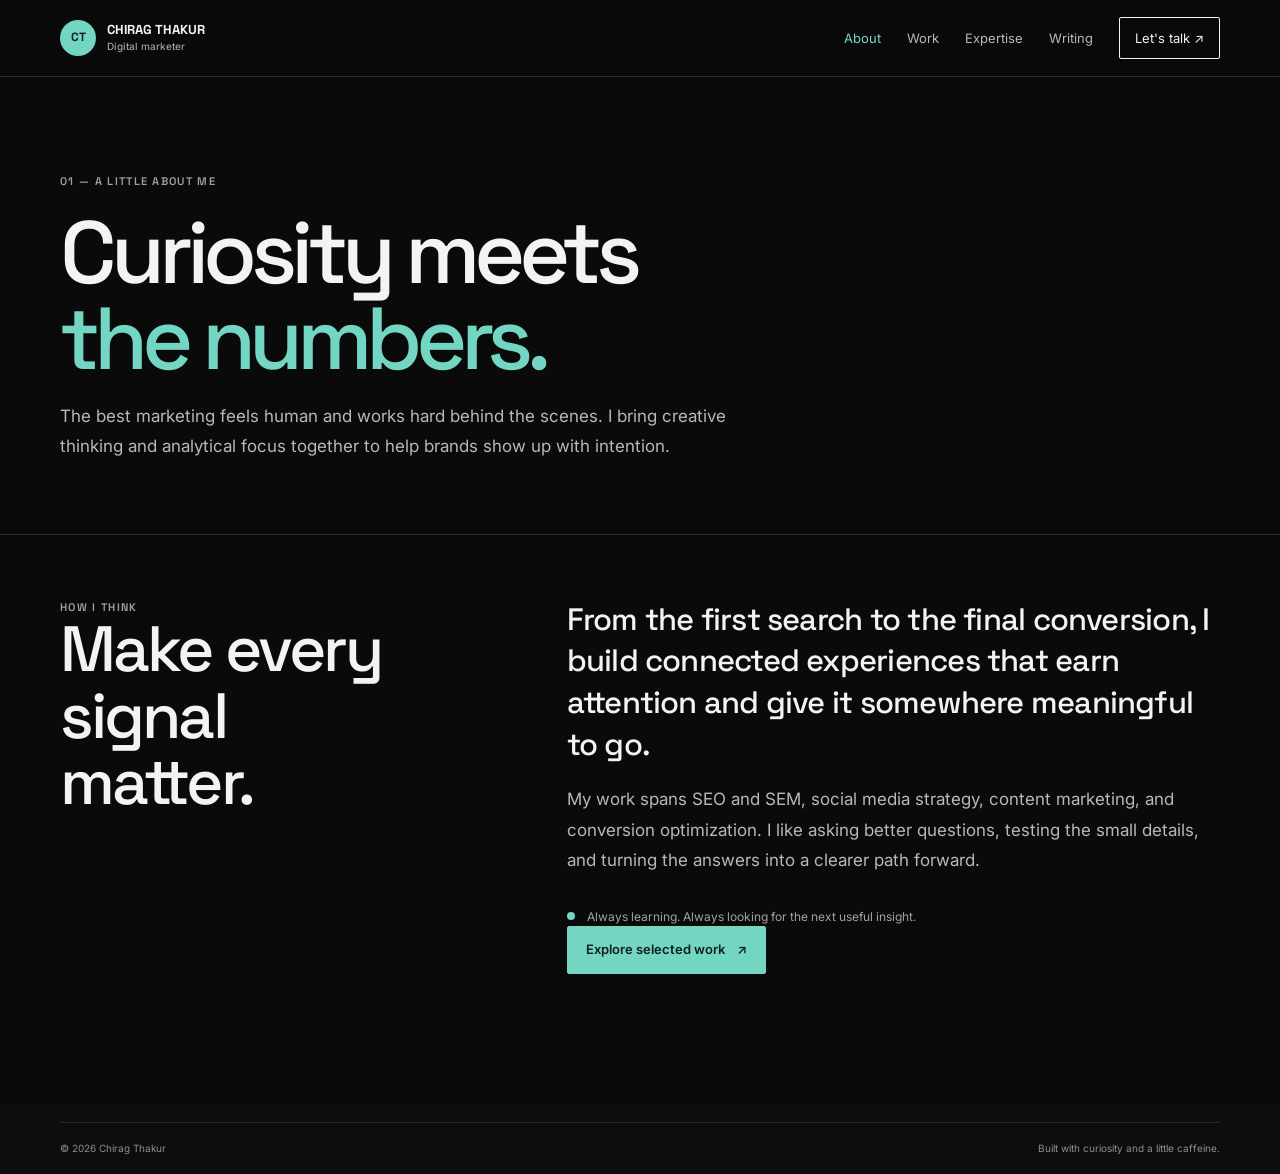
<file: about.html>
<!doctype html>
<html lang="en">
  <head>
    <meta charset="utf-8">
    <meta name="viewport" content="width=device-width, initial-scale=1">
    <meta name="theme-color" content="#0a0a0a">
    <meta name="description" content="Learn about Chirag Thakur, an independent digital marketer who pairs creative storytelling with data.">
    <title>About — Chirag Thakur</title>
    <link rel="preconnect" href="https://fonts.googleapis.com">
    <link rel="preconnect" href="https://fonts.gstatic.com" crossorigin>
    <link href="https://fonts.googleapis.com/css2?family=Inter:wght@400;500;600;700&family=Space+Grotesk:wght@400;500;600;700&display=swap" rel="stylesheet">
    <link rel="stylesheet" href="styles.css">
  </head>
  <body>
    <header class="site-header">
      <div class="wrap header-inner">
        <a class="brand" href="index.html" aria-label="Chirag Thakur, home"><span class="brand-mark">CT</span><span class="brand-name">CHIRAG THAKUR<small>Digital marketer</small></span></a>
        <nav class="nav" aria-label="Main navigation">
          <a href="about.html" aria-current="page">About</a><a href="work.html">Work</a><a href="expertise.html">Expertise</a><a href="writing.html">Writing</a><a class="nav-contact" href="index.html#contact">Let's talk <span aria-hidden="true">↗</span></a>
        </nav>
      </div>
    </header>
    <main>
      <section class="wrap page-hero" aria-labelledby="page-title">
        <p class="eyebrow">01 — A little about me</p>
        <h1 id="page-title">Curiosity meets<br><em>the numbers.</em></h1>
        <p class="page-intro">The best marketing feels human and works hard behind the scenes. I bring creative thinking and analytical focus together to help brands show up with intention.</p>
      </section>
      <section class="section">
        <div class="wrap about-grid">
          <div><p class="eyebrow">How I think</p><h2>Make every<br>signal matter.</h2></div>
          <div class="about-copy">
            <p>From the first search to the final conversion, I build connected experiences that earn attention and give it somewhere meaningful to go.</p>
            <p>My work spans SEO and SEM, social media strategy, content marketing, and conversion optimization. I like asking better questions, testing the small details, and turning the answers into a clearer path forward.</p>
            <div class="about-note"><i aria-hidden="true"></i> Always learning. Always looking for the next useful insight.</div>
            <p><a class="button button-primary" href="work.html">Explore selected work <span aria-hidden="true">↗</span></a></p>
          </div>
        </div>
      </section>
    </main>
    <footer class="site-footer"><div class="wrap footer-inner"><p>© 2026 Chirag Thakur</p><p>Built with curiosity and a little caffeine.</p></div></footer>
  </body>
</html>
</file>
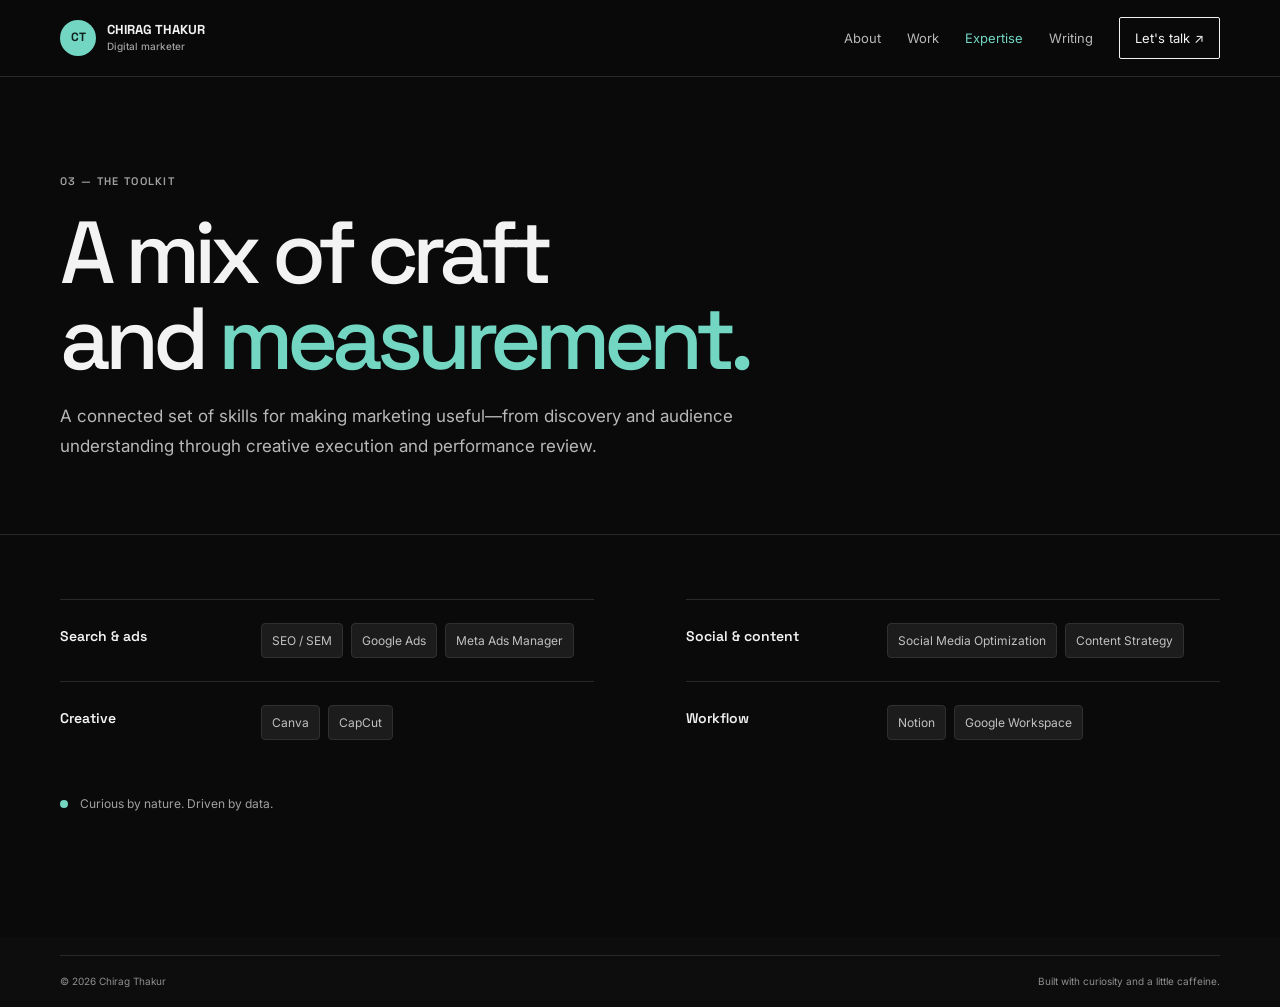
<file: expertise.html>
<!doctype html>
<html lang="en">
  <head>
    <meta charset="utf-8">
    <meta name="viewport" content="width=device-width, initial-scale=1">
    <meta name="theme-color" content="#0a0a0a">
    <meta name="description" content="Digital marketing expertise across search, paid media, social, content, creative, and analytics.">
    <title>Expertise — Chirag Thakur</title>
    <link rel="preconnect" href="https://fonts.googleapis.com">
    <link rel="preconnect" href="https://fonts.gstatic.com" crossorigin>
    <link href="https://fonts.googleapis.com/css2?family=Inter:wght@400;500;600;700&family=Space+Grotesk:wght@400;500;600;700&display=swap" rel="stylesheet">
    <link rel="stylesheet" href="styles.css">
  </head>
  <body>
    <header class="site-header">
      <div class="wrap header-inner">
        <a class="brand" href="index.html" aria-label="Chirag Thakur, home"><span class="brand-mark">CT</span><span class="brand-name">CHIRAG THAKUR<small>Digital marketer</small></span></a>
        <nav class="nav" aria-label="Main navigation">
          <a href="about.html">About</a><a href="work.html">Work</a><a href="expertise.html" aria-current="page">Expertise</a><a href="writing.html">Writing</a><a class="nav-contact" href="index.html#contact">Let's talk <span aria-hidden="true">↗</span></a>
        </nav>
      </div>
    </header>
    <main>
      <section class="wrap page-hero" aria-labelledby="page-title">
        <p class="eyebrow">03 — The toolkit</p>
        <h1 id="page-title">A mix of craft<br>and <em>measurement.</em></h1>
        <p class="page-intro">A connected set of skills for making marketing useful—from discovery and audience understanding through creative execution and performance review.</p>
      </section>
      <section class="section">
        <div class="wrap">
          <div class="skills-grid">
            <div class="skill-group"><h3>Search &amp; ads</h3><div class="skill-tags"><span>SEO / SEM</span><span>Google Ads</span><span>Meta Ads Manager</span></div></div>
            <div class="skill-group"><h3>Social &amp; content</h3><div class="skill-tags"><span>Social Media Optimization</span><span>Content Strategy</span></div></div>
            <div class="skill-group"><h3>Creative</h3><div class="skill-tags"><span>Canva</span><span>CapCut</span></div></div>
            <div class="skill-group"><h3>Workflow</h3><div class="skill-tags"><span>Notion</span><span>Google Workspace</span></div></div>
          </div>
          <p class="about-note"><i aria-hidden="true"></i> Curious by nature. Driven by data.</p>
        </div>
      </section>
    </main>
    <footer class="site-footer"><div class="wrap footer-inner"><p>© 2026 Chirag Thakur</p><p>Built with curiosity and a little caffeine.</p></div></footer>
  </body>
</html>
</file>
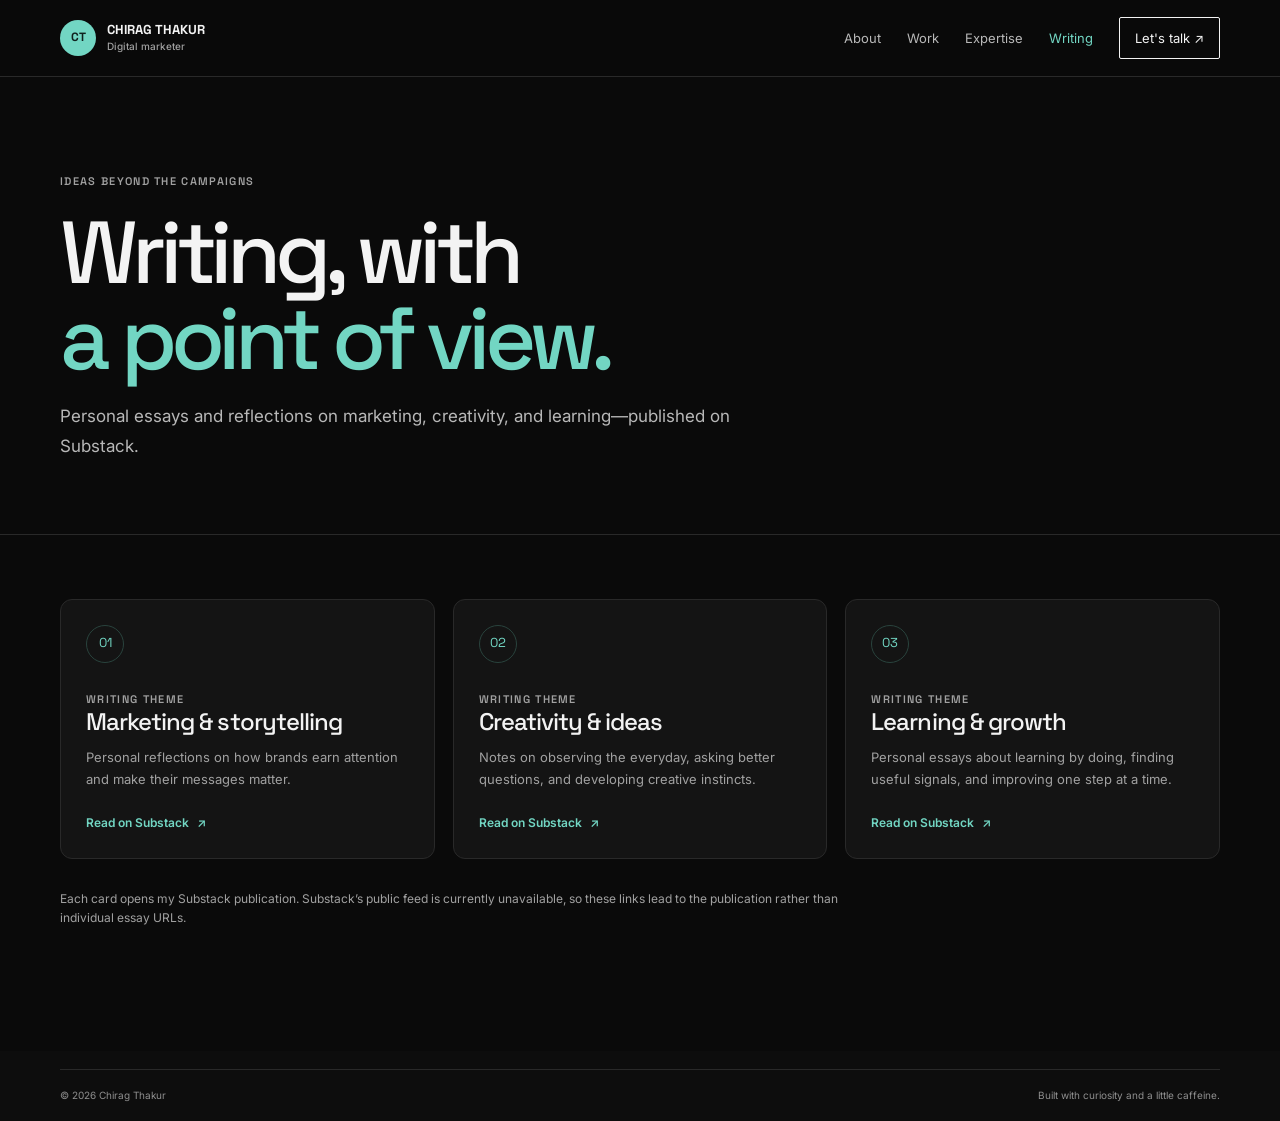
<file: writing.html>
<!doctype html>
<html lang="en">
  <head>
    <meta charset="utf-8">
    <meta name="viewport" content="width=device-width, initial-scale=1">
    <meta name="theme-color" content="#0a0a0a">
    <meta name="description" content="Personal essays and writing by Chirag Thakur on marketing, creativity, and learning.">
    <title>Writing — Chirag Thakur</title>
    <link rel="preconnect" href="https://fonts.googleapis.com">
    <link rel="preconnect" href="https://fonts.gstatic.com" crossorigin>
    <link href="https://fonts.googleapis.com/css2?family=Inter:wght@400;500;600;700&family=Space+Grotesk:wght@400;500;600;700&display=swap" rel="stylesheet">
    <link rel="stylesheet" href="styles.css">
  </head>
  <body>
    <header class="site-header">
      <div class="wrap header-inner">
        <a class="brand" href="index.html" aria-label="Chirag Thakur, home"><span class="brand-mark">CT</span><span class="brand-name">CHIRAG THAKUR<small>Digital marketer</small></span></a>
        <nav class="nav" aria-label="Main navigation">
          <a href="about.html">About</a><a href="work.html">Work</a><a href="expertise.html">Expertise</a><a href="writing.html" aria-current="page">Writing</a><a class="nav-contact" href="index.html#contact">Let's talk <span aria-hidden="true">↗</span></a>
        </nav>
      </div>
    </header>
    <main>
      <section class="wrap page-hero" aria-labelledby="page-title">
        <p class="eyebrow">Ideas beyond the campaigns</p>
        <h1 id="page-title">Writing, with<br><em>a point of view.</em></h1>
        <p class="page-intro">Personal essays and reflections on marketing, creativity, and learning—published on Substack.</p>
      </section>
      <section class="section">
        <div class="wrap">
          <div class="writing-grid">
            <a class="writing-card" href="https://bychiragthakur.substack.com" target="_blank" rel="noreferrer" aria-label="Explore marketing and storytelling writing on Substack">
              <span class="writing-mark" aria-hidden="true">01</span>
              <p class="eyebrow">Writing theme</p>
              <h3>Marketing &amp; storytelling</h3>
              <p class="publication-note">Personal reflections on how brands earn attention and make their messages matter.</p>
              <span class="card-cta">Read on Substack <span aria-hidden="true">↗</span></span>
            </a>
            <a class="writing-card" href="https://bychiragthakur.substack.com" target="_blank" rel="noreferrer" aria-label="Explore creativity and ideas writing on Substack">
              <span class="writing-mark" aria-hidden="true">02</span>
              <p class="eyebrow">Writing theme</p>
              <h3>Creativity &amp; ideas</h3>
              <p class="publication-note">Notes on observing the everyday, asking better questions, and developing creative instincts.</p>
              <span class="card-cta">Read on Substack <span aria-hidden="true">↗</span></span>
            </a>
            <a class="writing-card" href="https://bychiragthakur.substack.com" target="_blank" rel="noreferrer" aria-label="Explore learning and growth writing on Substack">
              <span class="writing-mark" aria-hidden="true">03</span>
              <p class="eyebrow">Writing theme</p>
              <h3>Learning &amp; growth</h3>
              <p class="publication-note">Personal essays about learning by doing, finding useful signals, and improving one step at a time.</p>
              <span class="card-cta">Read on Substack <span aria-hidden="true">↗</span></span>
            </a>
          </div>
          <p class="writing-note">Each card opens my Substack publication. Substack’s public feed is currently unavailable, so these links lead to the publication rather than individual essay URLs.</p>
        </div>
      </section>
    </main>
    <footer class="site-footer"><div class="wrap footer-inner"><p>© 2026 Chirag Thakur</p><p>Built with curiosity and a little caffeine.</p></div></footer>
  </body>
</html>
</file>
<file: styles.css>
:root {
  color-scheme: dark;
  --paper: #0a0a0a;
  --ink: #f3f3f3;
  --muted: #a1a1a1;
  --line: #292929;
  --accent: #72d6c3;
  --accent-soft: #a3e6d8;
  --white: #141414;
  --display: "Space Grotesk", sans-serif;
  --body: "Inter", sans-serif;
}

* { box-sizing: border-box; }
html { scroll-behavior: smooth; scroll-padding-top: 92px; }
body { margin: 0; background: var(--paper); color: var(--ink); font-family: var(--body); font-size: 16px; line-height: 1.6; }
a { color: inherit; text-decoration: none; }
a:focus-visible { outline: 2px solid var(--accent); outline-offset: 5px; }
img { display: block; width: 100%; }
.wrap { width: min(1160px, calc(100% - 64px)); margin-inline: auto; }
.eyebrow { margin: 0; color: var(--muted); font-family: var(--display); font-size: 11px; font-weight: 600; letter-spacing: .12em; text-transform: uppercase; }
.section { padding-block: 112px; border-top: 1px solid var(--line); }
.section-heading { display: flex; align-items: end; justify-content: space-between; gap: 24px; margin-bottom: 42px; }
h2, h3, p { margin-top: 0; }
h2 { margin-bottom: 0; font-family: var(--display); font-size: clamp(38px, 5.5vw, 64px); font-weight: 500; line-height: 1.04; letter-spacing: -.045em; }
.text-link { display: inline-flex; align-items: center; gap: 10px; font-size: 14px; font-weight: 600; }
.text-link span { color: var(--accent); font-size: 18px; transition: transform .2s ease; }
.text-link:hover span { transform: translate(3px, -3px); }

.site-header { position: sticky; z-index: 5; top: 0; border-bottom: 1px solid var(--line); background: rgb(10 10 10 / 94%); backdrop-filter: blur(14px); }
.header-inner { min-height: 76px; display: flex; align-items: center; justify-content: space-between; gap: 32px; }
.brand { display: inline-flex; flex: 0 0 auto; align-items: center; gap: 11px; font-family: var(--display); font-size: 13px; font-weight: 700; line-height: 1.15; }
.brand-mark { display: grid; width: 36px; aspect-ratio: 1; place-items: center; border-radius: 50%; background: var(--accent); color: #10201d; font-size: 12px; }
.brand-name { display: grid; gap: 3px; }
.brand-name small { color: var(--muted); font-family: var(--body); font-size: 10px; font-weight: 500; }
.nav { display: flex; align-items: center; justify-content: flex-end; gap: 26px; }
.nav a { flex: 0 0 auto; color: #b8b8b8; font-size: 13px; transition: color .2s ease; }
.nav a:hover, .nav a[aria-current="page"] { color: var(--accent); }
.nav .nav-contact { padding: 10px 15px; border: 1px solid var(--ink); border-radius: 2px; color: var(--ink); }
.nav .nav-contact:hover { border-color: var(--accent); background: var(--accent); color: #10201d; }

.hero { padding-block: 93px 75px; }
.hero-grid { display: grid; grid-template-columns: minmax(0, 1.38fr) minmax(250px, .62fr); align-items: end; gap: 8%; }
.hero h1 { max-width: 740px; margin: 24px 0; font-family: var(--display); font-size: clamp(58px, 8.5vw, 108px); font-weight: 500; line-height: .94; letter-spacing: -.075em; }
.hero h1 em, .contact h2 em { color: var(--accent); font-style: normal; }
.hero-copy { max-width: 570px; margin-bottom: 30px; color: #b8b8b8; font-size: 17px; line-height: 1.75; }
.hero-actions { display: flex; flex-wrap: wrap; align-items: center; gap: 24px; }
.button { display: inline-flex; min-height: 48px; align-items: center; justify-content: center; gap: 12px; padding: 0 18px; border: 1px solid var(--ink); border-radius: 2px; font-size: 13px; font-weight: 600; transition: background .2s ease, color .2s ease, border-color .2s ease; }
.button:hover { border-color: var(--accent); color: var(--accent); }
.button-primary { border-color: var(--accent); background: var(--accent); color: #10201d; }
.button-primary:hover { border-color: var(--accent-soft); background: var(--accent-soft); color: #10201d; }
.hero-aside { position: relative; min-height: 330px; display: flex; flex-direction: column; justify-content: space-between; overflow: hidden; padding: 24px; border: 1px solid var(--line); border-radius: 12px; background: #151a19; }
.hero-aside::after, .hero-aside::before { position: absolute; border: 1px solid rgb(114 214 195 / 28%); border-radius: 50%; content: ""; }
.hero-aside::after { right: -75px; bottom: -118px; width: 280px; height: 280px; }
.hero-aside::before { right: -33px; bottom: -76px; width: 190px; height: 190px; }
.aside-top { position: relative; z-index: 1; display: flex; justify-content: space-between; color: #b8c9c5; font-family: var(--display); font-size: 10px; font-weight: 600; letter-spacing: .08em; }
.orbit-copy { position: relative; z-index: 1; margin: 30px 0; font-family: var(--display); font-size: clamp(36px, 4vw, 52px); font-weight: 500; line-height: .98; letter-spacing: -.055em; }
.orbit-copy span { color: var(--accent); }
.aside-bottom { position: relative; z-index: 1; display: flex; align-items: center; justify-content: space-between; gap: 12px; border-top: 1px solid rgb(237 241 242 / 18%); padding-top: 12px; color: #b8c9c5; font-size: 11px; }
.hero-foot { display: flex; justify-content: space-between; gap: 20px; margin-top: 82px; padding-top: 17px; border-top: 1px solid var(--line); color: var(--muted); font-family: var(--display); font-size: 10px; font-weight: 600; letter-spacing: .11em; }
.hero-foot span:last-child { text-align: right; }
.availability { display: inline-flex; align-items: center; gap: 10px; margin: 0 0 4px; padding: 9px 12px; border: 1px solid #254236; border-radius: 999px; background: #101b15; color: #d6e8da; font-size: 12px; font-weight: 500; }
.availability-dot { width: 8px; height: 8px; flex: 0 0 auto; border-radius: 50%; background: #51e77e; box-shadow: 0 0 7px #51e77e, 0 0 15px rgb(81 231 126 / 58%); }

.about-grid { display: grid; grid-template-columns: .72fr 1.28fr; gap: 12%; }
.about-copy { max-width: 650px; }
.about-copy p { margin-bottom: 18px; color: #b8b8b8; font-size: 17px; line-height: 1.8; }
.about-copy p:first-child { color: var(--ink); font-family: var(--display); font-size: clamp(23px, 2.6vw, 31px); font-weight: 500; line-height: 1.35; letter-spacing: -.025em; }
.about-note { display: flex; align-items: center; gap: 12px; margin-top: 31px; color: var(--muted); font-size: 12px; }
.about-note i { width: 8px; height: 8px; border-radius: 50%; background: var(--accent); }
.projects { background: #101010; }
.project-grid, .writing-grid { display: grid; grid-template-columns: repeat(3, minmax(0, 1fr)); gap: 18px; }
.project-card { display: block; min-width: 0; overflow: hidden; border: 1px solid var(--line); border-radius: 12px; background: var(--white); transition: border-color .25s ease, transform .25s ease, background .25s ease; }
.project-card:hover, .writing-card:hover { transform: translateY(-4px); border-color: #4a625c; background: #171b1a; }
.project-image { position: relative; overflow: hidden; aspect-ratio: 1.31; background: #202020; }
.project-image img { width: 100%; height: 100%; object-fit: cover; transition: transform .55s cubic-bezier(.2,.75,.3,1); }
.project-card:hover .project-image img { transform: scale(1.05); }
.project-index { position: absolute; top: 14px; left: 14px; display: grid; width: 33px; aspect-ratio: 1; place-items: center; border: 1px solid rgb(237 241 242 / 12%); border-radius: 50%; background: #171717; color: var(--ink); font-family: var(--display); font-size: 11px; font-weight: 600; }
.project-content { padding: 23px 22px 25px; }
.project-type { margin: 0 0 11px; color: var(--accent); font-family: var(--display); font-size: 10px; font-weight: 700; letter-spacing: .1em; text-transform: uppercase; }
.project-content h3, .writing-card h3 { margin-bottom: 9px; font-family: var(--display); font-size: 24px; font-weight: 500; line-height: 1.2; letter-spacing: -.04em; }
.project-content > p:not(.project-type) { min-height: 78px; margin-bottom: 20px; color: var(--muted); font-size: 13px; line-height: 1.7; }
.project-tags { display: flex; flex-wrap: wrap; gap: 7px; padding-top: 16px; border-top: 1px solid var(--line); }
.project-tags span, .skill-tags span { padding: 5px 8px; border: 1px solid #303030; border-radius: 4px; background: #1c1c1c; color: #c1c1c1; font-size: 10px; }
.project-disclaimer { margin: 19px 0 0; color: var(--muted); font-size: 11px; }
.card-cta { display: inline-flex; align-items: center; gap: 8px; margin-top: 17px; color: var(--accent); font-size: 12px; font-weight: 600; }
.project-card .card-cta span, .writing-card .card-cta span { transition: transform .2s ease; }
.project-card:hover .card-cta span, .writing-card:hover .card-cta span { transform: translate(3px, -3px); }

.skills-grid { display: grid; grid-template-columns: repeat(2, minmax(0, 1fr)); column-gap: 8%; }
.skill-group { display: grid; grid-template-columns: minmax(115px, .55fr) 1fr; gap: 18px; padding: 23px 0; border-top: 1px solid var(--line); }
.skill-group h3 { margin: 2px 0 0; font-family: var(--display); font-size: 14px; font-weight: 600; }
.skill-tags { display: flex; flex-wrap: wrap; gap: 8px; }
.skill-tags span { padding: 7px 10px; font-size: 12px; }

.page-hero { padding-block: 96px 72px; }
.page-hero h1, .case-hero h1 { max-width: 900px; margin: 19px 0 20px; font-family: var(--display); font-size: clamp(48px, 8vw, 88px); font-weight: 500; line-height: .98; letter-spacing: -.07em; }
.page-hero h1 em, .case-hero h1 em { color: var(--accent); font-style: normal; }
.page-intro { max-width: 680px; margin-bottom: 0; color: #b8b8b8; font-size: 17px; line-height: 1.75; }
.page-hero + .section { padding-top: 64px; }
.writing-card { display: flex; min-height: 260px; flex-direction: column; align-items: flex-start; padding: 25px; border: 1px solid var(--line); border-radius: 12px; background: var(--white); transition: border-color .25s ease, transform .25s ease, background .25s ease; }
.writing-card .publication-note { margin: 0 0 23px; color: var(--muted); font-size: 13px; line-height: 1.7; }
.writing-card .card-cta { margin-top: auto; }
.writing-mark { display: grid; width: 38px; height: 38px; place-items: center; margin-bottom: 28px; border: 1px solid #29433d; border-radius: 50%; color: var(--accent); font-family: var(--display); font-size: 13px; }
.writing-note { max-width: 780px; margin-top: 30px; color: var(--muted); font-size: 12px; }

.case-hero { padding-block: 83px 58px; }
.case-hero .page-intro { max-width: 720px; }
.case-image { max-height: 480px; overflow: hidden; border: 1px solid var(--line); border-radius: 12px; background: #151515; }
.case-image img { max-height: 480px; aspect-ratio: 2.2; object-fit: cover; }
.case-sections { display: grid; grid-template-columns: repeat(2, minmax(0, 1fr)); gap: 16px; }
.case-section { padding: 25px; border: 1px solid var(--line); border-radius: 10px; background: #101010; }
.case-section h2 { margin: 0 0 15px; font-size: 25px; letter-spacing: -.035em; }
.case-section p, .case-section li { color: #b8b8b8; font-size: 14px; line-height: 1.75; }
.case-section p:last-child { margin-bottom: 0; }
.case-section ul { display: grid; gap: 9px; margin: 0; padding-left: 19px; }
.case-section li::marker { color: var(--accent); }
.case-label { margin: 0 0 10px; color: var(--accent); font-family: var(--display); font-size: 10px; font-weight: 700; letter-spacing: .1em; text-transform: uppercase; }
.case-footnote { margin: 20px 0 0; color: var(--muted); font-size: 12px; }

.contact { position: relative; overflow: hidden; padding-block: 85px; border-top: 1px solid var(--line); background: #0d0d0d; color: var(--ink); }
.contact-inner { position: relative; z-index: 1; display: grid; grid-template-columns: 1fr auto; align-items: end; gap: 40px; }
.contact .eyebrow { color: #a0a0a0; }
.contact h2 { max-width: 720px; margin-top: 18px; font-size: clamp(46px, 7vw, 82px); }
.contact h2 em { color: var(--accent-soft); }
.contact-side { display: grid; justify-items: start; gap: 25px; }
.contact-details { display: grid; gap: 8px; color: #c1c1c1; font-size: 14px; }
.contact-details p { margin: 0; }
.contact-details strong { color: var(--accent-soft); font-weight: 600; }
.contact-details a { color: var(--ink); }
.contact-details a:hover { color: var(--accent-soft); }
.contact .button { border-color: var(--accent-soft); background: var(--accent-soft); color: #10201d; }
.contact .button:hover { border-color: white; background: white; color: #10201d; }
.social-links { display: flex; gap: 17px; }
.social-links a { color: #aeb8bb; font-size: 12px; }
.social-links a:hover { color: var(--accent-soft); }
.contact::after { position: absolute; right: 10%; bottom: -370px; width: 620px; height: 620px; border: 1px solid rgb(237 241 242 / 10%); border-radius: 50%; content: ""; }
.site-footer { padding-block: 18px; background: #0d0d0d; color: #8f8f8f; }
.footer-inner { display: flex; justify-content: space-between; gap: 20px; border-top: 1px solid var(--line); padding-top: 17px; font-size: 10px; }
.footer-inner p { margin-bottom: 0; }

@media (max-width: 800px) {
  .wrap { width: min(100% - 40px, 620px); }
  .section { padding-block: 82px; }
  .hero, .page-hero { padding-top: 72px; }
  .hero-grid { grid-template-columns: 1fr; gap: 48px; }
  .hero-aside { min-height: 250px; }
  .hero-foot { margin-top: 57px; }
  .about-grid { grid-template-columns: 1fr; gap: 30px; }
  .project-grid, .writing-grid { grid-template-columns: 1fr; gap: 16px; }
  .project-card { display: grid; grid-template-columns: .9fr 1.1fr; }
  .project-image { height: 100%; min-height: 250px; aspect-ratio: auto; }
  .project-content > p:not(.project-type) { min-height: 0; }
  .skills-grid { column-gap: 28px; }
  .skill-group { grid-template-columns: 1fr; gap: 12px; }
  .contact-inner { grid-template-columns: 1fr; gap: 32px; }
  .writing-card { min-height: 0; }
  .case-image img { aspect-ratio: 1.6; }
}

@media (max-width: 620px) {
  .wrap { width: calc(100% - 36px); }
  .header-inner { min-height: 68px; align-items: flex-start; flex-direction: column; gap: 12px; padding-block: 13px; }
  .nav { width: 100%; justify-content: flex-start; gap: 18px; overflow-x: auto; padding-bottom: 3px; }
  .nav a { font-size: 11px; }
  .nav .nav-contact { padding: 7px 10px; }
  .hero { padding-top: 59px; }
  .hero h1 { font-size: clamp(55px, 15vw, 76px); }
  .hero-copy { font-size: 15px; }
  .hero-foot { font-size: 8px; }
  .section-heading { align-items: start; flex-direction: column; gap: 17px; margin-bottom: 29px; }
  .project-card { grid-template-columns: 1fr; }
  .project-image { min-height: 0; aspect-ratio: 1.5; }
  .project-content { padding: 19px; }
  .skills-grid, .case-sections { grid-template-columns: 1fr; }
  .skill-group { grid-template-columns: minmax(100px, .55fr) 1fr; gap: 14px; }
  .contact { padding-block: 68px; }
  .footer-inner { flex-direction: column; gap: 6px; }
  .page-hero h1, .case-hero h1 { font-size: clamp(46px, 13vw, 68px); }
  .case-hero { padding-top: 59px; }
}

@media (prefers-reduced-motion: reduce) {
  *, *::before, *::after { scroll-behavior: auto !important; transition-duration: .01ms !important; }
}
</file>
